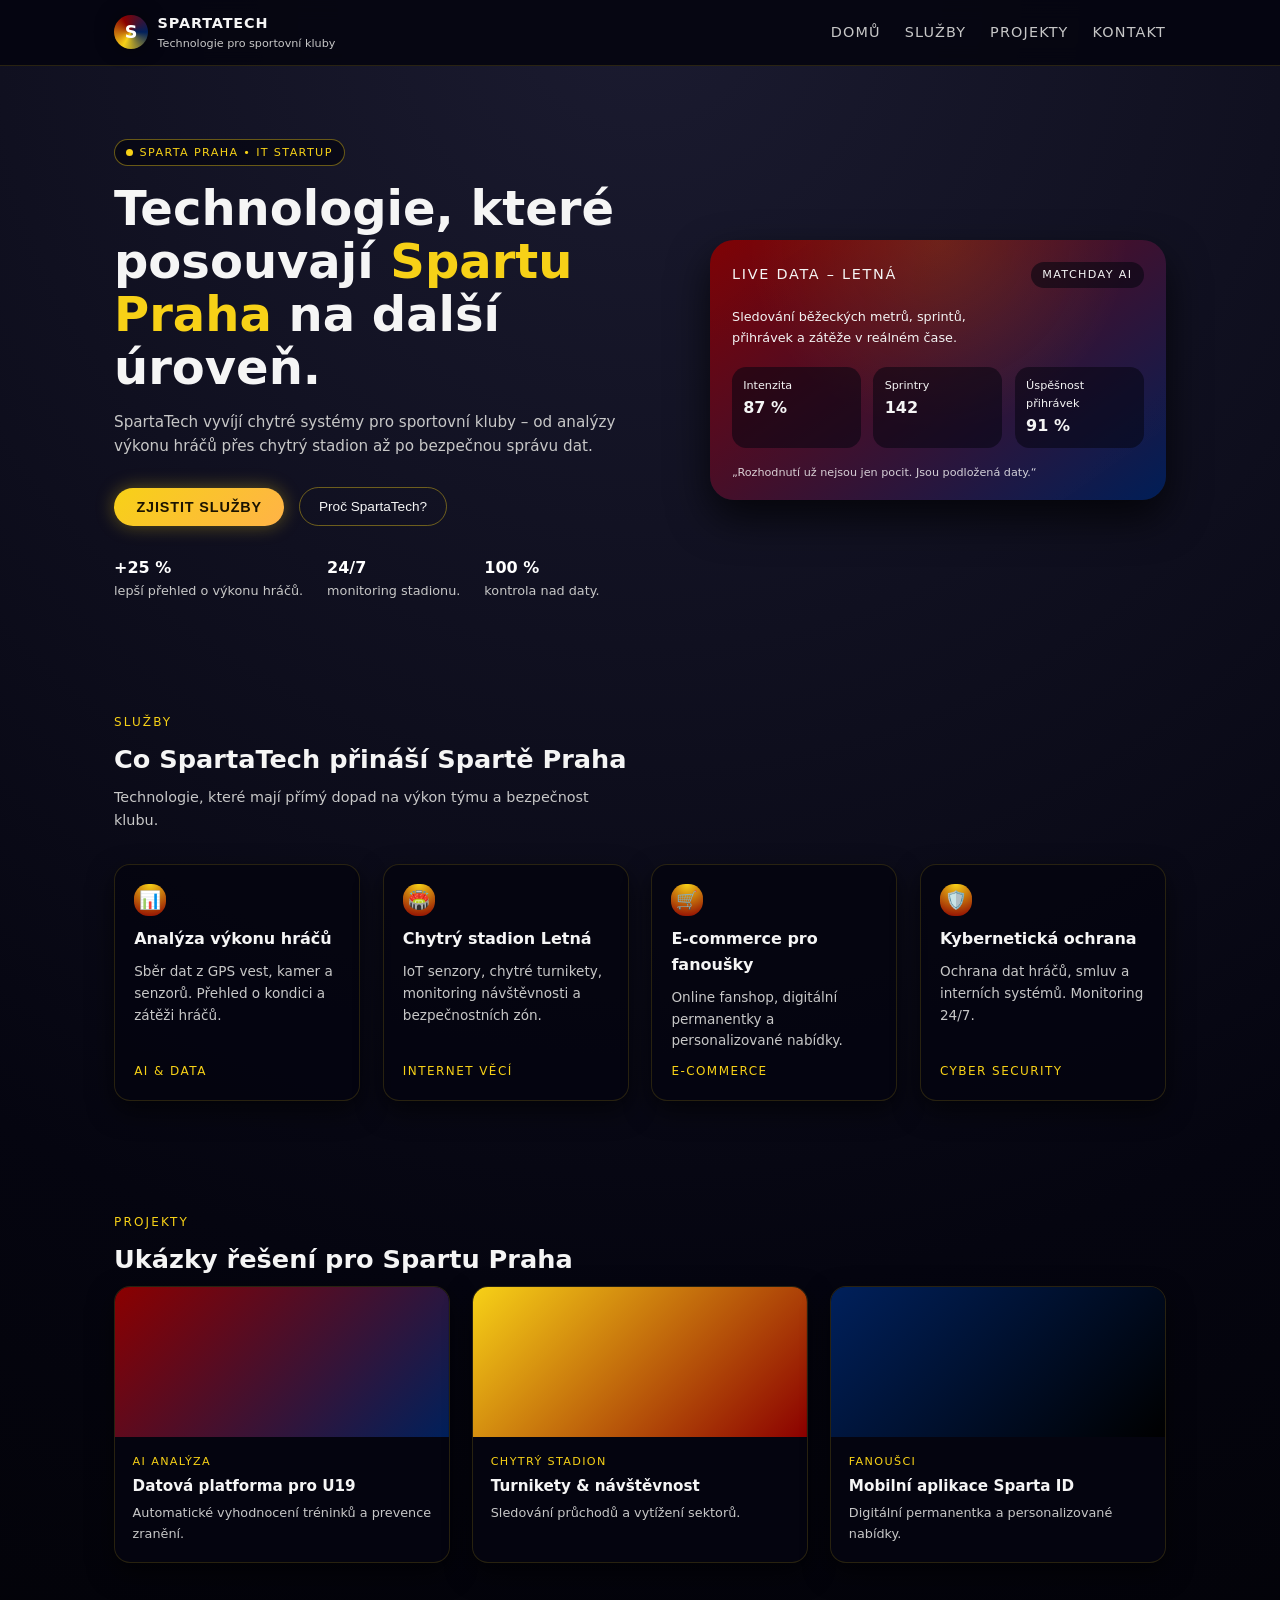
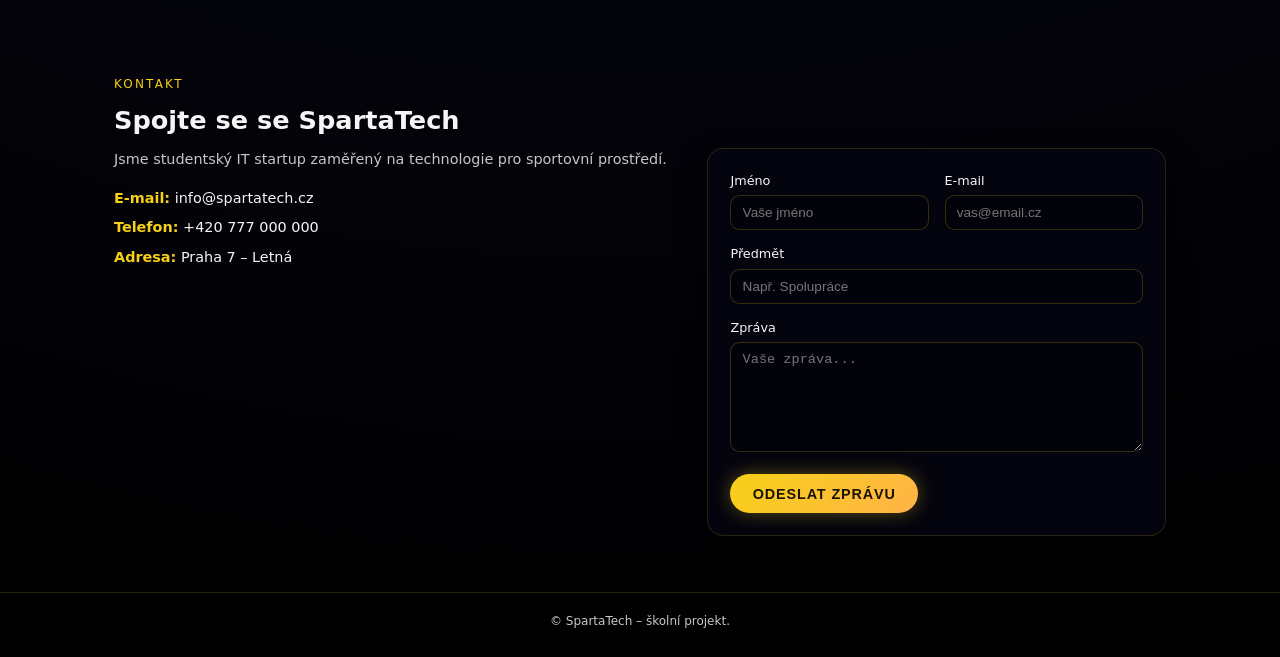
<file: index.html>
<!DOCTYPE html>
<html lang="cs">
<head>
    <meta charset="UTF-8">
    <title>SpartaTech – Technologie pro sportovní kluby</title>
    <meta name="viewport" content="width=device-width, initial-scale=1.0">
    <link rel="stylesheet" href="style.css">

</head>
<body>

<header>
    <nav class="nav">
        <div class="logo">
            <div class="logo-mark">S</div>
            <div class="logo-text">
                <span>SpartaTech</span>
                <span>Technologie pro sportovní kluby</span>
            </div>
        </div>
        <div class="nav-links">
            <a href="#home">Domů</a>
            <a href="#sluzby">Služby</a>
            <a href="#projekty">Projekty</a>
            <a href="#kontakt">Kontakt</a>
        </div>
    </nav>
</header>

<main>

    <!-- HERO -->
    <section id="home" class="hero">
        <div>
            <div class="hero-tag">
                <span class="hero-tag-dot"></span>
                <span>Sparta Praha • IT startup</span>
            </div>
            <h1>
                Technologie, které posouvají
                <span>Spartu Praha</span> na další úroveň.
            </h1>
            <p class="hero-subtitle">
                SpartaTech vyvíjí chytré systémy pro sportovní kluby – od analýzy výkonu hráčů
                přes chytrý stadion až po bezpečnou správu dat.
            </p>
            <div class="hero-cta">
                <button class="btn-primary">Zjistit služby</button>
                <button class="btn-secondary">Proč SpartaTech?</button>
            </div>
            <div class="hero-meta">
                <div>
                    <strong>+25 %</strong>
                    lepší přehled o výkonu hráčů.
                </div>
                <div>
                    <strong>24/7</strong>
                    monitoring stadionu.
                </div>
                <div>
                    <strong>100 %</strong>
                    kontrola nad daty.
                </div>
            </div>
        </div>

        <div class="hero-visual">
            <div class="hero-card">
                <div>
                    <div class="hero-card-header">
                        <div class="hero-card-title">Live data – Letná</div>
                        <div class="hero-card-badge">Matchday AI</div>
                    </div>
                    <p class="hero-pitch">
                        Sledování běžeckých metrů, sprintů, přihrávek a zátěže v reálném čase.
                    </p>
                    <div class="hero-stats">
                        <div class="hero-stat">
                            <span>Intenzita</span>
                            <strong>87 %</strong>
                        </div>
                        <div class="hero-stat">
                            <span>Sprintry</span>
                            <strong>142</strong>
                        </div>
                        <div class="hero-stat">
                            <span>Úspěšnost přihrávek</span>
                            <strong>91 %</strong>
                        </div>
                    </div>
                </div>
                <div class="hero-pitch-footer">
                    „Rozhodnutí už nejsou jen pocit. Jsou podložená daty.“
                </div>
            </div>
        </div>
    </section>

    <!-- SLUZBY -->
    <section id="sluzby">
        <div class="section-label">Služby</div>
        <h2 class="section-title">Co SpartaTech přináší Spartě Praha</h2>
        <p class="section-subtitle">
            Technologie, které mají přímý dopad na výkon týmu a bezpečnost klubu.
        </p>

        <div class="services-grid">

            <article class="service-card" data-service="Analýza výkonu hráčů">
                <div class="service-icon">📊</div>
                <h3 class="service-title">Analýza výkonu hráčů</h3>
                <p class="service-text">
                    Sběr dat z GPS vest, kamer a senzorů. Přehled o kondici a zátěži hráčů.
                </p>
                <div class="service-tag">AI & data</div>
            </article>

            <article class="service-card" data-service="Chytrý stadion Letná">
                <div class="service-icon">🏟️</div>
                <h3 class="service-title">Chytrý stadion Letná</h3>
                <p class="service-text">
                    IoT senzory, chytré turnikety, monitoring návštěvnosti a bezpečnostních zón.
                </p>
                <div class="service-tag">Internet věcí</div>
            </article>

            <article class="service-card" data-service="E‑commerce pro fanoušky">
                <div class="service-icon">🛒</div>
                <h3 class="service-title">E‑commerce pro fanoušky</h3>
                <p class="service-text">
                    Online fanshop, digitální permanentky a personalizované nabídky.
                </p>
                <div class="service-tag">E‑commerce</div>
            </article>

            <article class="service-card" data-service="Kybernetická ochrana">
                <div class="service-icon">🛡️</div>
                <h3 class="service-title">Kybernetická ochrana</h3>
                <p class="service-text">
                    Ochrana dat hráčů, smluv a interních systémů. Monitoring 24/7.
                </p>
                <div class="service-tag">Cyber security</div>
            </article>

        </div>
    </section>

    <!-- PROJEKTY -->
    <section id="projekty">
        <div class="section-label">Projekty</div>
        <h2 class="section-title">Ukázky řešení pro Spartu Praha</h2>

        <div class="portfolio-grid">
            <article class="portfolio-card">
                <div class="portfolio-thumb" style="background-image: linear-gradient(135deg, #8B0000, #00205B);"></div>
                <div class="portfolio-body">
                    <div class="portfolio-tag">AI analýza</div>
                    <h3 class="portfolio-title">Datová platforma pro U19</h3>
                    <p class="portfolio-meta">
                        Automatické vyhodnocení tréninků a prevence zranění.
                    </p>
                </div>
            </article>

            <article class="portfolio-card">
                <div class="portfolio-thumb" style="background-image: linear-gradient(135deg, #F7D117, #8B0000);"></div>
                <div class="portfolio-body">
                    <div class="portfolio-tag">Chytrý stadion</div>
                    <h3 class="portfolio-title">Turnikety & návštěvnost</h3>
                    <p class="portfolio-meta">
                        Sledování průchodů a vytížení sektorů.
                    </p>
                </div>
            </article>

            <article class="portfolio-card">
                <div class="portfolio-thumb" style="background-image: linear-gradient(135deg, #00205B, #000000);"></div>
                <div class="portfolio-body">
                    <div class="portfolio-tag">Fanoušci</div>
                    <h3 class="portfolio-title">Mobilní aplikace Sparta ID</h3>
                    <p class="portfolio-meta">
                        Digitální permanentka a personalizované nabídky.
                    </p>
                </div>
            </article>
        </div>
    </section>

    <!-- KONTAKT -->
    <section id="kontakt">
        <div class="section-label">Kontakt</div>
        <h2 class="section-title">Spojte se se SpartaTech</h2>

        <div class="contact-layout">
            <div class="contact-info">
                <p>
                    Jsme studentský IT startup zaměřený na technologie pro sportovní prostředí.
                </p>
                <ul class="contact-list">
                    <li><span>E‑mail:</span> info@spartatech.cz</li>
                    <li><span>Telefon:</span> +420 777 000 000</li>
                    <li><span>Adresa:</span> Praha 7 – Letná</li>
                </ul>
            </div>

            <form>
                <div class="form-row">
                    <div class="form-group">
                        <label for="name">Jméno</label>
                        <input type="text" id="name" placeholder="Vaše jméno">
                    </div>
                    <div class="form-group">
                        <label for="email">E‑mail</label>
                        <input type="email" id="email" placeholder="vas@email.cz">
                    </div>
                </div>
                <div class="form-group">
                    <label for="subject">Předmět</label>
                    <input type="text" id="subject" placeholder="Např. Spolupráce">
                </div>
                <div class="form-group">
                    <label for="message">Zpráva</label>
                    <textarea id="message" placeholder="Vaše zpráva..."></textarea>
                </div>
                <button type="submit" class="btn-primary">Odeslat zprávu</button>
            </form>
        </div>
    </section>

</main>

<footer>
    © SpartaTech – školní projekt.
</footer>

<!-- MODAL -->
<div id="modal" class="modal">
    <div class="modal-content">
        <span id="closeModal" class="close">&times;</span>
        <h2 id="modalTitle">Služba</h2>
        <p id="modalText">
            Detailní popis služby. Tento modal je univerzální a mění se podle toho,
            na kterou službu kliknete.
        </p>
    </div>
</div>

<script>
    const modal = document.getElementById("modal");
    const closeModal = document.getElementById("closeModal");
    const modalTitle = document.getElementById("modalTitle");
    const modalText = document.getElementById("modalText");

    document.querySelectorAll(".service-card").forEach(card => {
        card.addEventListener("click", () => {
            modalTitle.textContent = card.dataset.service;
            modal.style.display = "flex";
        });
    });

    closeModal.addEventListener("click", () => {
        modal.style.display = "none";
    });

    window.addEventListener("click", (e) => {
        if (e.target === modal) {
            modal.style.display = "none";
        }
    });
</script>

</body>
</html>
</file>
<file: style.css>
:root {
    --red: #8B0000;
    --blue: #00205B;
    --gold: #F7D117;
    --bg-dark: #0b0b16;
    --text-light: #f5f5f5;
    --text-muted: #c7c7c7;
}

* {
    box-sizing: border-box;
    margin: 0;
    padding: 0;
}

body {
    font-family: system-ui, -apple-system, BlinkMacSystemFont, "Segoe UI", sans-serif;
    background: radial-gradient(circle at top, #1b1b30 0, #050510 55%, #000 100%);
    color: var(--text-light);
    line-height: 1.6;
}

a {
    color: inherit;
    text-decoration: none;
}

img {
    max-width: 100%;
    display: block;
}

/* NAVBAR */

header {
    position: sticky;
    top: 0;
    z-index: 100;
    background: rgba(5, 5, 16, 0.9);
    backdrop-filter: blur(10px);
    border-bottom: 1px solid rgba(247, 209, 23, 0.15);
}

.nav {
    max-width: 1100px;
    margin: 0 auto;
    padding: 0.75rem 1.5rem;
    display: flex;
    align-items: center;
    justify-content: space-between;
}

.logo {
    display: flex;
    align-items: center;
    gap: 0.6rem;
}

.logo-mark {
    width: 34px;
    height: 34px;
    border-radius: 50%;
    background: conic-gradient(from 210deg, var(--gold), var(--red), var(--blue), var(--gold));
    display: flex;
    align-items: center;
    justify-content: center;
    font-weight: 800;
    font-size: 1.1rem;
    color: #fff;
    box-shadow: 0 0 18px rgba(0, 0, 0, 0.6);
}

.logo-text {
    display: flex;
    flex-direction: column;
}

.logo-text span:first-child {
    font-weight: 700;
    letter-spacing: 0.06em;
    font-size: 0.9rem;
    text-transform: uppercase;
}

.logo-text span:last-child {
    font-size: 0.7rem;
    color: var(--text-muted);
}

.nav-links {
    display: flex;
    gap: 1.5rem;
    font-size: 0.9rem;
}

.nav-links a {
    position: relative;
    text-transform: uppercase;
    letter-spacing: 0.08em;
    font-weight: 500;
    color: var(--text-muted);
}

.nav-links a::after {
    content: "";
    position: absolute;
    left: 0;
    bottom: -0.3rem;
    width: 0;
    height: 2px;
    background: linear-gradient(90deg, var(--gold), var(--red));
    transition: width 0.2s ease-out;
}

.nav-links a:hover {
    color: #fff;
}

.nav-links a:hover::after {
    width: 100%;
}

/* HERO */

.hero {
    max-width: 1100px;
    margin: 0 auto;
    padding: 4.5rem 1.5rem 3.5rem;
    display: grid;
    grid-template-columns: minmax(0, 1.2fr) minmax(0, 1fr);
    gap: 3rem;
    align-items: center;
}

.hero-tag {
    display: inline-flex;
    align-items: center;
    gap: 0.4rem;
    padding: 0.25rem 0.7rem;
    border-radius: 999px;
    border: 1px solid rgba(247, 209, 23, 0.4);
    background: rgba(5, 5, 16, 0.7);
    font-size: 0.7rem;
    text-transform: uppercase;
    letter-spacing: 0.12em;
    color: var(--gold);
    margin-bottom: 1rem;
}

.hero-tag-dot {
    width: 7px;
    height: 7px;
    border-radius: 50%;
    background: var(--gold);
}

.hero h1 {
    font-size: clamp(2.2rem, 4vw, 3rem);
    line-height: 1.1;
    margin-bottom: 1rem;
}

.hero h1 span {
    color: var(--gold);
}

.hero-subtitle {
    color: var(--text-muted);
    max-width: 32rem;
    font-size: 0.95rem;
    margin-bottom: 1.8rem;
}

.hero-cta {
    display: flex;
    flex-wrap: wrap;
    gap: 0.9rem;
    align-items: center;
    margin-bottom: 1.8rem;
}

.btn-primary {
    padding: 0.7rem 1.4rem;
    border-radius: 999px;
    border: none;
    cursor: pointer;
    font-weight: 600;
    font-size: 0.9rem;
    letter-spacing: 0.06em;
    text-transform: uppercase;
    background: linear-gradient(135deg, var(--gold), #ffb347);
    color: #1b1300;
    box-shadow: 0 0 18px rgba(247, 209, 23, 0.35);
}

.btn-secondary {
    padding: 0.7rem 1.2rem;
    border-radius: 999px;
    border: 1px solid rgba(247, 209, 23, 0.4);
    background: transparent;
    color: var(--text-light);
    cursor: pointer;
    font-size: 0.85rem;
}

.hero-meta {
    display: flex;
    flex-wrap: wrap;
    gap: 1.5rem;
    font-size: 0.8rem;
    color: var(--text-muted);
}

.hero-meta strong {
    display: block;
    color: #fff;
    font-size: 1rem;
}

.hero-visual {
    position: relative;
    min-height: 260px;
}

.hero-card {
    position: absolute;
    inset: 0;
    border-radius: 1.5rem;
    background: radial-gradient(circle at top, rgba(247, 209, 23, 0.12), transparent 55%),
    linear-gradient(145deg, rgba(139, 0, 0, 0.9), rgba(0, 32, 91, 0.95));
    padding: 1.4rem;
    box-shadow: 0 18px 40px rgba(0, 0, 0, 0.7);
    display: flex;
    flex-direction: column;
    justify-content: space-between;
    overflow: hidden;
}

.hero-card-header {
    display: flex;
    justify-content: space-between;
    align-items: center;
    margin-bottom: 1.2rem;
}

.hero-card-title {
    font-size: 0.9rem;
    text-transform: uppercase;
    letter-spacing: 0.12em;
}

.hero-card-badge {
    padding: 0.25rem 0.7rem;
    border-radius: 999px;
    background: rgba(5, 5, 16, 0.6);
    font-size: 0.7rem;
    text-transform: uppercase;
    letter-spacing: 0.12em;
}

.hero-pitch {
    font-size: 0.8rem;
    color: #f3f3f3;
    max-width: 16rem;
}

.hero-stats {
    display: grid;
    grid-template-columns: repeat(3, minmax(0, 1fr));
    gap: 0.8rem;
    margin-top: 1.2rem;
}

.hero-stat {
    background: rgba(5, 5, 16, 0.55);
    border-radius: 0.9rem;
    padding: 0.6rem 0.7rem;
    font-size: 0.7rem;
}

.hero-stat strong {
    display: block;
    font-size: 1rem;
}

.hero-pitch-footer {
    font-size: 0.7rem;
    color: rgba(255, 255, 255, 0.8);
    margin-top: 1rem;
}

/* SECTIONS */

section {
    max-width: 1100px;
    margin: 0 auto;
    padding: 3.5rem 1.5rem;
}

.section-label {
    font-size: 0.75rem;
    text-transform: uppercase;
    letter-spacing: 0.18em;
    color: var(--gold);
    margin-bottom: 0.4rem;
}

.section-title {
    font-size: 1.6rem;
    margin-bottom: 0.4rem;
}

.section-subtitle {
    font-size: 0.9rem;
    color: var(--text-muted);
    max-width: 32rem;
    margin-bottom: 2rem;
}

/* SERVICES */

.services-grid {
    display: grid;
    grid-template-columns: repeat(4, minmax(0, 1fr));
    gap: 1.4rem;
}

.service-card {
    background: rgba(5, 5, 16, 0.9);
    border-radius: 1rem;
    padding: 1.2rem;
    border: 1px solid rgba(247, 209, 23, 0.15);
    box-shadow: 0 10px 26px rgba(0, 0, 0, 0.6);
    display: flex;
    flex-direction: column;
    gap: 0.6rem;
    cursor: pointer;
    transition: transform 0.2s ease;
}

.service-card:hover {
    transform: translateY(-4px);
}

.service-icon {
    width: 32px;
    height: 32px;
    border-radius: 0.9rem;
    background: radial-gradient(circle at top, var(--gold), var(--red));
    display: flex;
    align-items: center;
    justify-content: center;
    font-size: 1.1rem;
}

.service-title {
    font-size: 1rem;
    font-weight: 600;
}

.service-text {
    font-size: 0.85rem;
    color: var(--text-muted);
}

.service-tag {
    margin-top: auto;
    font-size: 0.75rem;
    color: var(--gold);
    text-transform: uppercase;
    letter-spacing: 0.12em;
}

/* PORTFOLIO */

.portfolio-grid {
    display: grid;
    grid-template-columns: repeat(3, minmax(0, 1fr));
    gap: 1.4rem;
}

.portfolio-card {
    background: rgba(5, 5, 16, 0.9);
    border-radius: 1rem;
    overflow: hidden;
    border: 1px solid rgba(247, 209, 23, 0.15);
    box-shadow: 0 10px 26px rgba(0, 0, 0, 0.6);
    display: flex;
    flex-direction: column;
}

.portfolio-thumb {
    height: 150px;
    background-size: cover;
    background-position: center;
}

.portfolio-body {
    padding: 1rem 1.1rem 1.1rem;
}

.portfolio-title {
    font-size: 0.95rem;
    font-weight: 600;
    margin-bottom: 0.3rem;
}

.portfolio-meta {
    font-size: 0.8rem;
    color: var(--text-muted);
}

.portfolio-tag {
    font-size: 0.7rem;
    text-transform: uppercase;
    letter-spacing: 0.12em;
    color: var(--gold);
    margin-bottom: 0.2rem;
}

/* CONTACT */

.contact-layout {
    display: grid;
    grid-template-columns: minmax(0, 1.1fr) minmax(0, 0.9fr);
    gap: 2rem;
}

.contact-info p {
    font-size: 0.9rem;
    color: var(--text-muted);
    margin-bottom: 1rem;
}

.contact-list {
    list-style: none;
    font-size: 0.9rem;
    margin-bottom: 1.5rem;
}

.contact-list li {
    margin-bottom: 0.4rem;
}

.contact-list span {
    color: var(--gold);
    font-weight: 600;
}

form {
    background: rgba(5, 5, 16, 0.9);
    border-radius: 1rem;
    padding: 1.4rem;
    border: 1px solid rgba(247, 209, 23, 0.15);
    box-shadow: 0 10px 26px rgba(0, 0, 0, 0.6);
}

.form-row {
    display: flex;
    gap: 1rem;
}

.form-group {
    margin-bottom: 0.9rem;
    flex: 1;
}

label {
    display: block;
    font-size: 0.8rem;
    margin-bottom: 0.25rem;
}

input, textarea {
    width: 100%;
    padding: 0.55rem 0.7rem;
    border-radius: 0.6rem;
    border: 1px solid rgba(247, 209, 23, 0.2);
    background: rgba(3, 3, 12, 0.9);
    color: var(--text-light);
    font-size: 0.85rem;
}

textarea {
    min-height: 110px;
    resize: vertical;
}

input:focus, textarea:focus {
    outline: none;
    border-color: var(--gold);
}

.form-note {
    font-size: 0.75rem;
    color: var(--text-muted);
    margin-top: 0.4rem;
}

/* FOOTER */

footer {
    border-top: 1px solid rgba(247, 209, 23, 0.15);
    padding: 1.2rem 1.5rem 1.6rem;
    font-size: 0.75rem;
    color: var(--text-muted);
    text-align: center;
}

/* MODAL */

.modal {
    display: none;
    position: fixed;
    inset: 0;
    background: rgba(0, 0, 0, 0.65);
    backdrop-filter: blur(4px);
    justify-content: center;
    align-items: center;
    z-index: 999;
}

.modal-content {
    background: #111;
    border: 1px solid rgba(247, 209, 23, 0.3);
    padding: 1.8rem;
    border-radius: 1rem;
    width: 90%;
    max-width: 450px;
    color: white;
    animation: slideUp 0.35s ease
</file>
